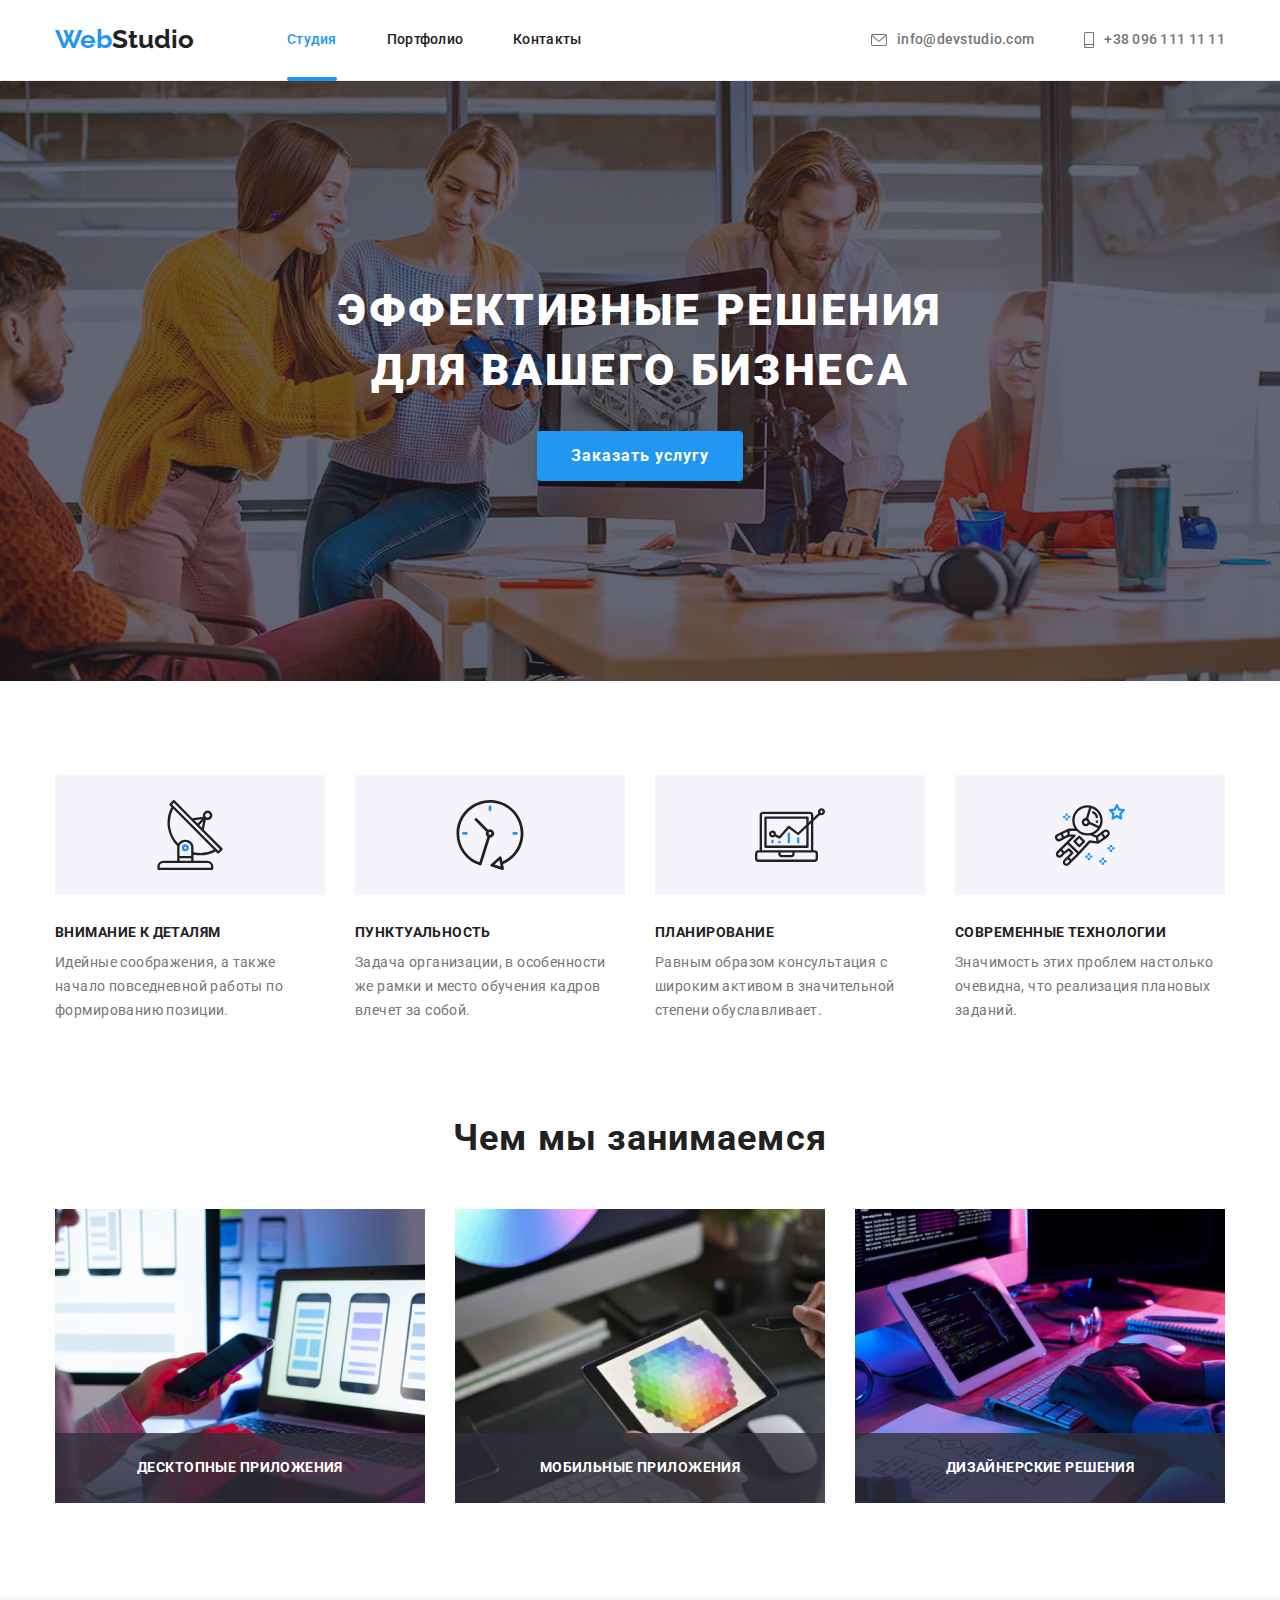
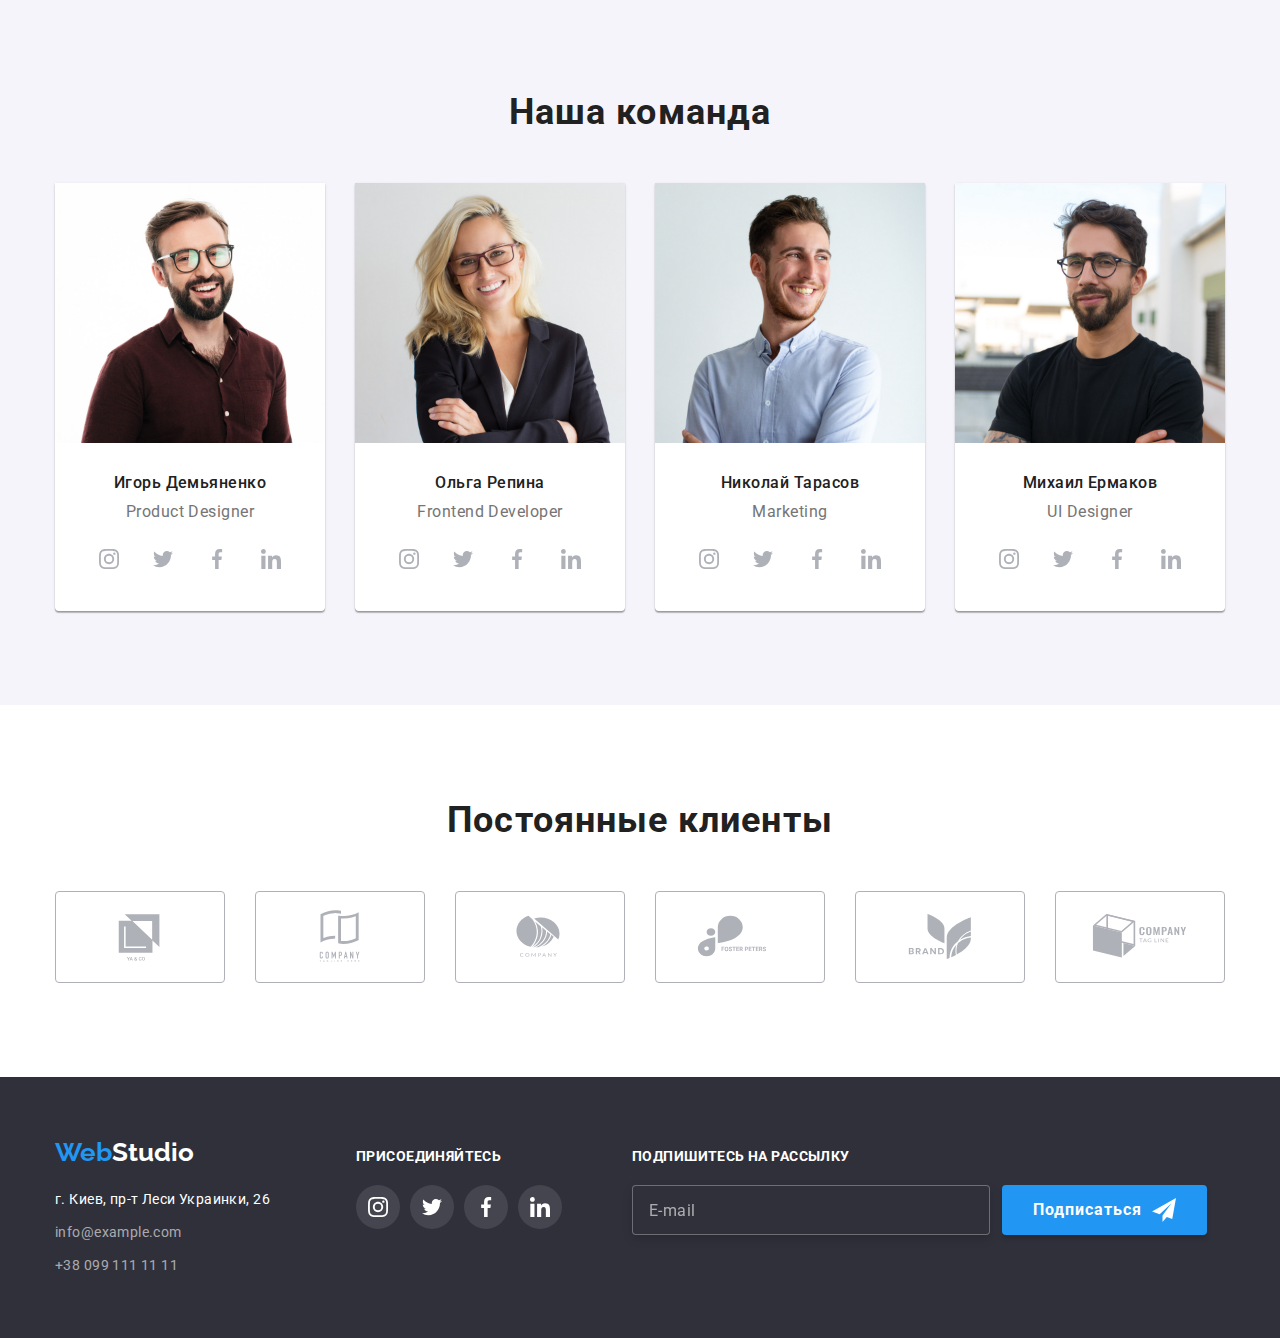
<file: index.html>
<!DOCTYPE html>
<html lang="ru">
  <head>
    <meta charset="UTF-8" />
    <meta http-equiv="X-UA-Compatible" content="IE=edge" />
    <meta name="description" content="Студия разработки" />
    <title>Студия</title>
    <link rel="preconnect" href="https://fonts.googleapis.com" />
    <link rel="preconnect" href="https://fonts.gstatic.com" crossorigin />
    <link
      href="https://fonts.googleapis.com/css2?family=Raleway:wght@700&family=Roboto:wght@400;500;700;900&display=swap"
      rel="stylesheet"
    />

    <link
      rel="stylesheet"
      href="https://cdnjs.cloudflare.com/ajax/libs/modern-normalize/1.0.0/modern-normalize.min.css"
    />

    <link rel="stylesheet" href="./css/main.min.css" />
  </head>
  <body>
    <header class="header">
      <div class="container header__section">
        <a class="logo header__logo" href=""
          >Web<span class="logo__dark">Studio</span></a
        >
        <nav class="nav">
          <ul class="nav__list">
            <li class="nav__item">
              <a class="nav__link nav__link--current" href="./index.html">Студия</a>
            </li>
            <li class="nav__item">
              <a class="nav__link" href="./portfolio.html">Портфолио</a>
            </li>
            <li class="nav__item"><a class="nav__link" href="">Контакты</a></li>
          </ul>
        </nav>
        <ul class="contacts">
          <li class="contacts__item">
            <a class="contacts__link" href="mailto:info@devstudio.com">
              <svg class="contacts__icon" width="16px" height="12px">
                <use href="./images/symbol-defs.svg#icon-envelope"></use>
              </svg>
              info@devstudio.com
            </a>
          </li>
          <li class="contacts__item">
            <a class="contacts__link" href="tel:+380961111111">
              <svg class="contacts__icon" width="10px" height="16px">
                <use href="./images/symbol-defs.svg#icon-smartphone"></use>
              </svg>
              +38 096 111 11 11
            </a>
          </li>
        </ul>
      </div>
    </header>

    <main>
      <!--Герой-->
      <section class="hero">
        <div class="container">
          <h1 class="hero__title">
            Эффективные решения для вашего бизнеса
          </h1>
          <button data-modal-open class="button hero__button" type="button">
            Заказать услугу
          </button>
        </div>
        <div data-modal class="backdrop is-hidden">
          <div class="modal">
            <button class="close-button" data-modal-close>
              <svg class="close-button__icon" width="18px" height="18px">
                <use href="./images/symbol-defs.svg#icon-close-button"></use>
              </svg>
            </button>
            <form class="request">
              <p class="request__text">
                Оставьте свои данные, мы вам перезвоним
              </p>
              <div class="request__field">
                <label class="request__label" for="name">Имя</label>
                <input
                  class="request__input"
                  type="text"
                  name="name"
                  id="name"
                />
                <svg class="request__icon" width="18px" height="18px">
                  <use href="./images/symbol-defs.svg#icon-person"></use>
                </svg>
              </div>
              <div class="request__field">
                <label class="request__label" for="telephone"
                  >Телефон</label
                >
                <input
                  class="request__input"
                  type="tel"
                  name="telephone"
                  id="telephone"
                />
                <svg class="request__icon" width="18px" height="18px">
                  <use href="./images/symbol-defs.svg#icon-phone"></use>
                </svg>
              </div>
              <div class="request__field">
                <label class="request__label" for="email">Почта</label>
                <input
                  class="request__input"
                  type="email"
                  name="email"
                  id="email"
                />
                <svg class="request__icon" width="18px" height="18px">
                  <use href="./images/symbol-defs.svg#icon-email"></use>
                </svg>
              </div>
              <div class="request__field">
                <label class="request__label" for="comment"
                  >Комментарий</label
                >
                <textarea
                  class="request__textarea"
                  name="comment"
                  placeholder="Введите текст"
                  id="comment"
                ></textarea>
              </div>
              <label class="policy">
                <input
                  class="policy__checkbox visually-hidden"
                  type="checkbox"
                />
                <svg class="policy__icon" width="16px" height="15px">
                  <use href="./images/symbol-defs.svg#icon-check"></use>
                </svg>
                Соглашаюсь с рассылкой и принимаю
                <a class="policy__link" href="">Условия договора</a>
              </label>
              <button class="button form__button" type="submit">
                Отправить
              </button>
            </form>
          </div>
        </div>
      </section>

      <!--Особенности-->
      <section class="features section">
        <div class="container">
          <!--Заголовок нужно сркыть-->
          <h2 class="secondary-title features__secondary-title visually-hidden">Особенности</h2>
          <ul class="features__list">
            <li class="features__item">
              <div class="features__thumb">
                <svg width="70px" height="70px">
                  <use href="./images/symbol-defs.svg#icon-antenna"></use>
                </svg>
              </div>
              <h3 class="subtitle features__subtitle">Внимание к деталям</h3>
              <p class="features__text">
                Идейные соображения, а также начало повседневной работы по
                формированию позиции.
              </p>
            </li>
            <li class="features__item">
              <div class="features__thumb">
                <svg width="70px" height="70px">
                  <use href="./images/symbol-defs.svg#icon-clock"></use>
                </svg>
              </div>
              <h3 class="subtitle features__subtitle">Пунктуальность</h3>
              <p class="features__text">
                Задача организации, в особенности же рамки и место обучения
                кадров влечет за собой.
              </p>
            </li>
            <li class="features__item">
              <div class="features__thumb">
                <svg width="70px" height="70px">
                  <use href="./images/symbol-defs.svg#icon-diagram"></use>
                </svg>
              </div>
              <h3 class="subtitle features__subtitle">Планирование</h3>
              <p class="features__text">
                Равным образом консультация с широким активом в значительной
                степени обуславливает.
              </p>
            </li>
            <li class="features__item">
              <div class="features__thumb">
                <svg width="70px" height="70px">
                  <use href="./images/symbol-defs.svg#icon-astronaut"></use>
                </svg>
              </div>
              <h3 class="subtitle features__subtitle">Современные технологии</h3>
              <p class="features__text">
                Значимость этих проблем настолько очевидна, что реализация
                плановых заданий.
              </p>
            </li>
          </ul>
        </div>
      </section>

      <!--Чем мы занимаемся-->
      <section class="section we-doing">
        <div class="container">
          <h2 class="secondary-title we-doing__secondary-title">Чем мы занимаемся</h2>
          <ul class="we-doing__list">
            <li class="we-doing__item">
              <a href="">
                <div class="we-doing__overlay">
                  <img
                    src="./images/we-doing-1.jpg"
                    alt="Человек набирает на клавиатуре"
                    width="370"
                    height="294"
                  />
                  <div class="we-doing__text"><p class="subtitle">Десктопные приложения</p></div>
                </div>
              </a>
            </li>
            <li class="we-doing__item">
              <a href="">
                <div class="we-doing__overlay">
                  <img
                    src="./images/we-doing-2.jpg"
                    alt="Человек держит в руках телефон"
                    width="370"
                    height="294"
                  />
                  <div class="we-doing__text"><p class="subtitle">Мобильные приложения</p></div>
                </div>
              </a>
            </li>
            <li class="we-doing__item">
              <a href="">
                <div class="we-doing__overlay">
                  <img
                    src="./images/we-doing-3.jpg"
                    alt="Человек держит в руках планшет"
                    width="370"
                    height="294"
                  />
                  <div class="we-doing__text"><p class="subtitle">Дизайнерские решения</p></div>
                </div>
              </a>
            </li>
          </ul>
        </div>
      </section>

      <!--Наша команда-->
      <section class="command section">
        <div class="container">
          <h2 class="secondary-title command__secondary-title">Наша команда</h2>
          <ul class="command__list">
            <li class="command__item">
              <img
                src="./images/our-command-1.jpg"
                alt="Мужчина с бородой и в очках"
                width="270"
                height="260"
              />
              <div class="command__thumb">
                <h3 class="third-title command__third-title">Игорь Демьяненко</h3>
                <p class="command__text" lang="en">Product Designer</p>
                <ul class="command__social">
                  <li>
                    <a class="command__link" href="" aria-label="Инстаграм">
                      <svg class="command__icon" width="20px" height="20px">
                        <use
                          href="./images/symbol-defs.svg#icon-instagram"
                        ></use>
                      </svg>
                    </a>
                  </li>
                  <li>
                    <a class="command__link" href="" aria-label="Твиттер">
                      <svg class="command__icon" width="20px" height="20px">
                        <use href="./images/symbol-defs.svg#icon-twitter"></use>
                      </svg>
                    </a>
                  </li>
                  <li>
                    <a class="command__link" href="" aria-label="Фейсбук">
                      <svg class="command__icon" width="20px" height="20px">
                        <use
                          href="./images/symbol-defs.svg#icon-facebook"
                        ></use>
                      </svg>
                    </a>
                  </li>
                  <li>
                    <a class="command__link" href="" aria-label="Линкедин">
                      <svg class="command__icon" width="20px" height="20px">
                        <use
                          href="./images/symbol-defs.svg#icon-linkedin"
                        ></use>
                      </svg>
                    </a>
                  </li>
                </ul>
              </div>
            </li>
            <li class="command__item">
              <img
                src="./images/our-command-2.jpg"
                alt="Белокурая женщина в очках"
                width="270"
                height="260"
              />
              <div class="command__thumb">
                <h3 class="third-title command__third-title">Ольга Репина</h3>
                <p class="command__text" lang="en">Frontend Developer</p>
                <ul class="command__social">
                  <li>
                    <a class="command__link" href="" aria-label="Инстаграм">
                      <svg class="command__icon" width="20px" height="20px">
                        <use
                          href="./images/symbol-defs.svg#icon-instagram"
                        ></use>
                      </svg>
                    </a>
                  </li>
                  <li>
                    <a class="command__link" href="" aria-label="Твиттер">
                      <svg class="command__icon" width="20px" height="20px">
                        <use href="./images/symbol-defs.svg#icon-twitter"></use>
                      </svg>
                    </a>
                  </li>
                  <li>
                    <a class="command__link" href="" aria-label="Фейсбук">
                      <svg class="command__icon" width="20px" height="20px">
                        <use
                          href="./images/symbol-defs.svg#icon-facebook"
                        ></use>
                      </svg>
                    </a>
                  </li>
                  <li>
                    <a class="command__link" href="" aria-label="Линкедин">
                      <svg class="command__icon" width="20px" height="20px">
                        <use
                          href="./images/symbol-defs.svg#icon-linkedin"
                        ></use>
                      </svg>
                    </a>
                  </li>
                </ul>
              </div>
            </li>
            <li class="command__item">
              <img
                src="./images/our-command-3.jpg"
                alt="Улыбающийся мужчина в голубой рубашке"
                width="270"
                height="260"
              />
              <div class="command__thumb">
                <h3 class="third-title command__third-title">Николай Тарасов</h3>
                <p class="command__text" lang="en">Marketing</p>
                <ul class="command__social">
                  <li>
                    <a class="command__link" href="" aria-label="Инстаграм">
                      <svg class="command__icon" width="20px" height="20px">
                        <use
                          href="./images/symbol-defs.svg#icon-instagram"
                        ></use>
                      </svg>
                    </a>
                  </li>
                  <li>
                    <a class="command__link" href="" aria-label="Твиттер">
                      <svg class="command__icon" width="20px" height="20px">
                        <use href="./images/symbol-defs.svg#icon-twitter"></use>
                      </svg>
                    </a>
                  </li>
                  <li>
                    <a class="command__link" href="" aria-label="Фейсбук">
                      <svg class="command__icon" width="20px" height="20px">
                        <use
                          href="./images/symbol-defs.svg#icon-facebook"
                        ></use>
                      </svg>
                    </a>
                  </li>
                  <li>
                    <a class="command__link" href="" aria-label="Линкедин">
                      <svg class="command__icon" width="20px" height="20px">
                        <use
                          href="./images/symbol-defs.svg#icon-linkedin"
                        ></use>
                      </svg>
                    </a>
                  </li>
                </ul>
              </div>
            </li>
            <li class="command__item">
              <img
                src="./images/our-command-4.jpg"
                alt="Мужчина в очках и черной футболке"
                width="270"
                height="260"
              />
              <div class="command__thumb">
                <h3 class="third-title command__third-title">Михаил Ермаков</h3>
                <p class="command__text" lang="en">UI Designer</p>
                <ul class="command__social">
                  <li>
                    <a class="command__link" href="" aria-label="Инстаграм">
                      <svg class="command__icon" width="20px" height="20px">
                        <use
                          href="./images/symbol-defs.svg#icon-instagram"
                        ></use>
                      </svg>
                    </a>
                  </li>
                  <li>
                    <a class="command__link" href="" aria-label="Твиттер">
                      <svg class="command__icon" width="20px" height="20px">
                        <use href="./images/symbol-defs.svg#icon-twitter"></use>
                      </svg>
                    </a>
                  </li>
                  <li>
                    <a class="command__link" href="" aria-label="Фейсбук">
                      <svg class="command__icon" width="20px" height="20px">
                        <use
                          href="./images/symbol-defs.svg#icon-facebook"
                        ></use>
                      </svg>
                    </a>
                  </li>
                  <li>
                    <a class="command__link" href="" aria-label="Линкедин">
                      <svg class="command__icon" width="20px" height="20px">
                        <use
                          href="./images/symbol-defs.svg#icon-linkedin"
                        ></use>
                      </svg>
                    </a>
                  </li>
                </ul>
              </div>
            </li>
          </ul>
        </div>
      </section>

      <!-- Постоянные клиенты -->
      <section class="clients section">
        <div class="container">
          <h2 class="secondary-title clients__secondary-title">Постоянные клиенты</h2>
          <ul class="clients__list">
            <li class="clients__item">
              <a class="clients__link" href="">
                <div class="clients__thumb">
                  <svg class="clients__icon" width="106px" height="60px">
                    <use href="./images/symbol-defs.svg#icon-client1"></use>
                  </svg>
                </div>
              </a>
            </li>
            <li class="clients__item">
              <a class="clients__link" href="">
                <div class="clients__thumb">
                  <svg class="clients__icon" width="106px" height="60px">
                    <use href="./images/symbol-defs.svg#icon-client2"></use>
                  </svg>
                </div>
              </a>
            </li>
            <li class="clients__item">
              <a class="clients__link" href="">
                <div class="clients__thumb">
                  <svg class="clients__icon" width="106px" height="60px">
                    <use href="./images/symbol-defs.svg#icon-client3"></use>
                  </svg>
                </div>
              </a>
            </li>
            <li class="clients__item">
              <a class="clients__link" href="">
                <div class="clients__thumb">
                  <svg class="clients__icon" width="106px" height="60px">
                    <use href="./images/symbol-defs.svg#icon-client4"></use>
                  </svg>
                </div>
              </a>
            </li>
            <li class="clients__item">
              <a class="clients__link" href="">
                <div class="clients__thumb">
                  <svg class="clients__icon" width="106px" height="60px">
                    <use href="./images/symbol-defs.svg#icon-client5"></use>
                  </svg>
                </div>
              </a>
            </li>
            <li class="clients__item">
              <a class="clients__link" href="">
                <div class="clients__thumb">
                  <svg class="clients__icon" width="106px" height="60px">
                    <use href="./images/symbol-defs.svg#icon-client6"></use>
                  </svg>
                </div>
              </a>
            </li>
          </ul>
        </div>
      </section>
    </main>

    <footer class="footer">
      <div class="container">
        <div class="footer__flex">
          <div class="footer__item">
            <a class="logo footer__logo" href=""
              >Web<span class="logo__light">Studio</span></a
            >
            <address class="address">
              <ul>
                <li class="address__item">
                  <a
                    class="address__link address__link--location"
                    href="https://cutt.ly/TSW9tZU"
                    target="_blank"
                    rel="noreferrer noopener"
                    >г. Киев, пр-т Леси Украинки, 26</a
                  >
                </li>
                <li class="address__item">
                  <a class="address__link" href="mailto:info@example.com"
                    >info@example.com</a
                  >
                </li>
                <li class="address__item">
                  <a class="address__link" href="tel:+380991111111"
                    >+38 099 111 11 11</a
                  >
                </li>
              </ul>
            </address>
          </div>
          <div class="footer__item">
            <div class="join">
              <p class="subtitle join_subtitle">присоединяйтесь</p>
            <ul class="join__list">
              <li class="join__social">
                <a class="join__link" href="" aria-label="Инстаграм">
                  <svg class="join__icon" width="20px" height="20px">
                    <use href="./images/symbol-defs.svg#icon-instagram"></use>
                  </svg>
                </a>
              </li>
              <li class="join__social">
                <a class="join__link" href="" aria-label="Твиттер">
                  <svg class="join__icon" width="20px" height="20px">
                    <use href="./images/symbol-defs.svg#icon-twitter"></use>
                  </svg>
                </a>
              </li>
              <li class="join__social">
                <a class="join__link" href="" aria-label="Фейсбук">
                  <svg class="join__icon" width="20px" height="20px">
                    <use href="./images/symbol-defs.svg#icon-facebook"></use>
                  </svg>
                </a>
              </li>
              <li class="join__social">
                <a class="join__link" href="" aria-label="Линкедин">
                  <svg class="join__icon" width="20px" height="20px">
                    <use href="./images/symbol-defs.svg#icon-linkedin"></use>
                  </svg>
                </a>
              </li>
            </ul>
            </div>
          </div>
          <div class="footer__item">
            <div class="subscription">
              <p class="subtitle subscription_subtitle">Подпишитесь на рассылку</p>
            <form class="subscription__form">
              <label>
                <input
                  class="subscription__input"
                  type="email"
                  name="email"
                  placeholder="E-mail"
                />
              </label>
              <button class="button subscription__button" type="submit">
                <span class="button__text">Подписаться</span>
                <svg width="24px" height="24px">
                  <use href="./images/symbol-defs.svg#icon-send"></use>
                </svg>
              </button>
            </form>
            </div>
          </div>
        </div>
      </div>
    </footer>
    <script src="./js/modal.js"></script>
  </body>
</html>
</file>
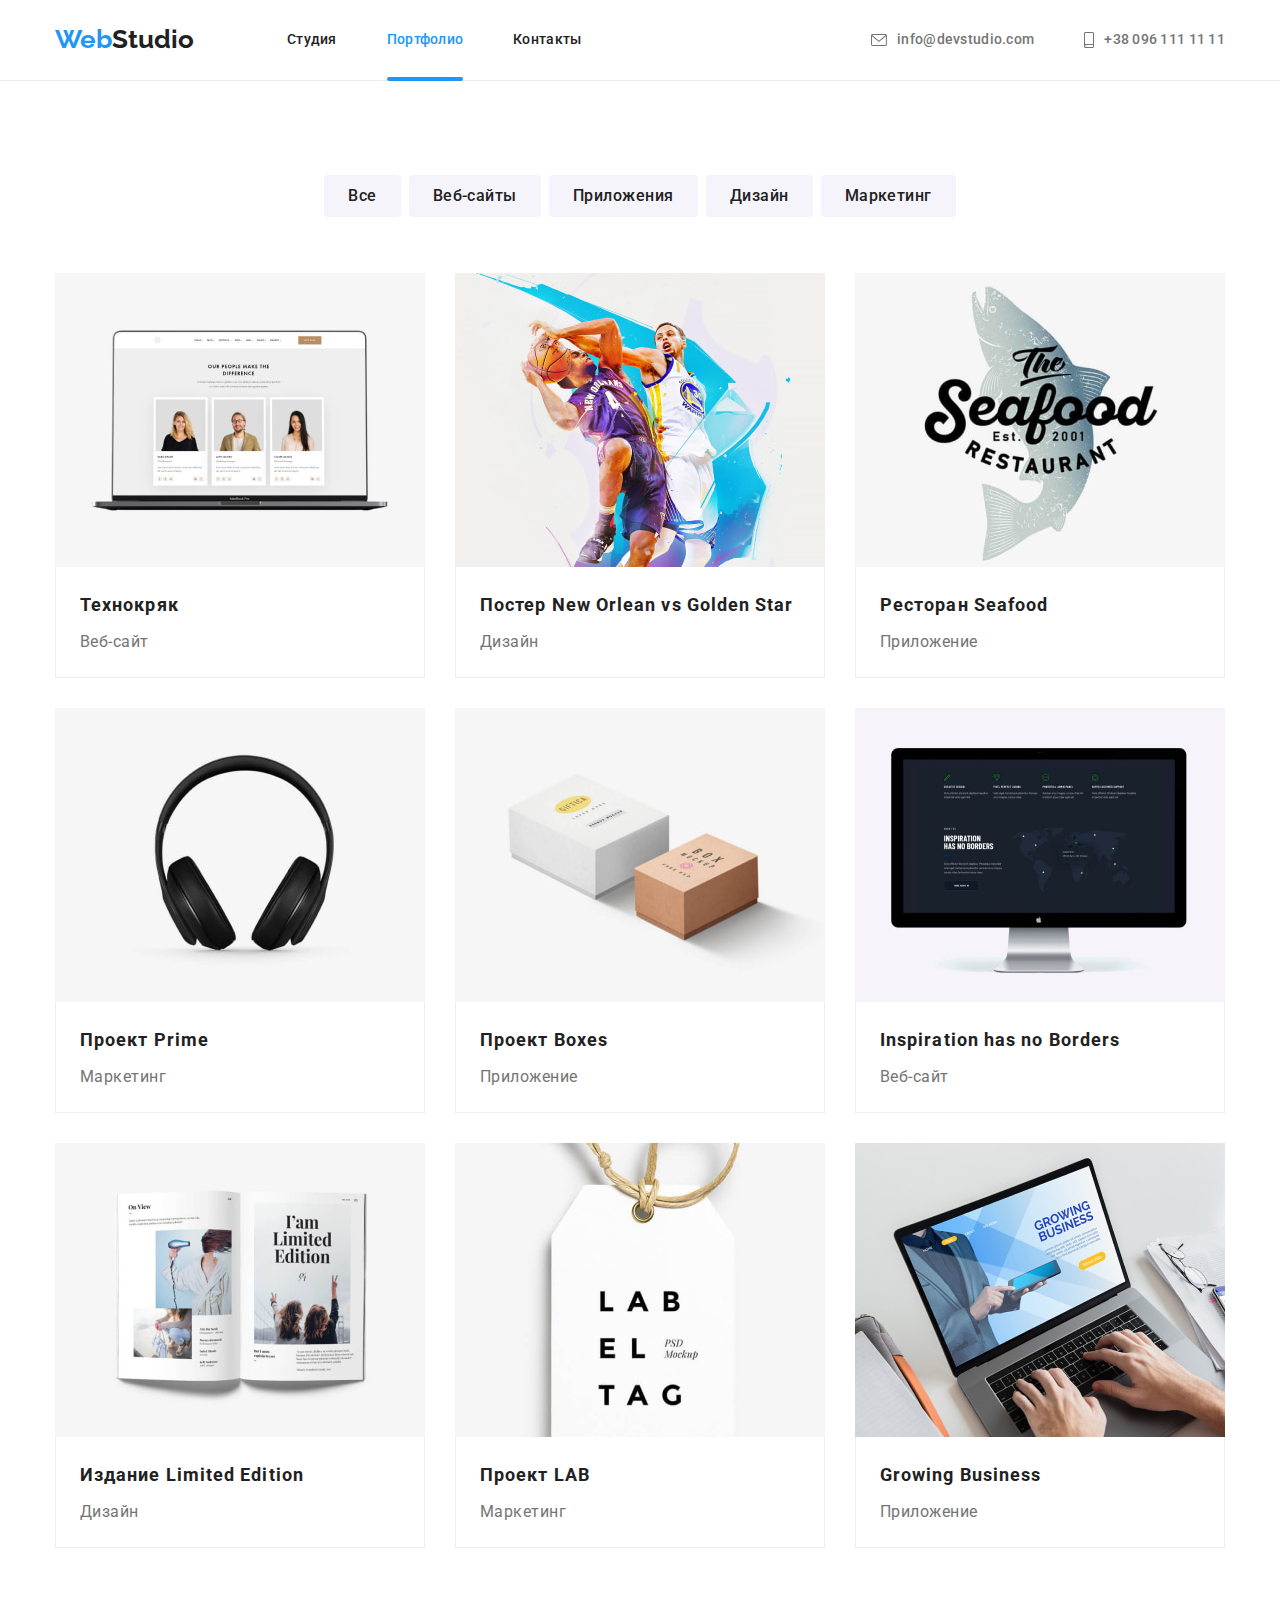
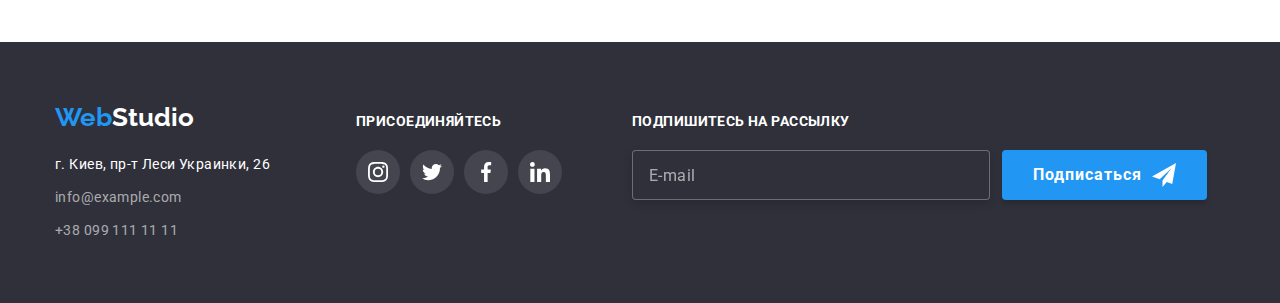
<file: portfolio.html>
<!DOCTYPE html>
<html lang="ru">
  <head>
    <meta charset="UTF-8" />
    <meta http-equiv="X-UA-Compatible" content="IE=edge" />
    <meta name="description" content="Портфолио студии разработки" />
    <title>Портфолио</title>
    <link rel="preconnect" href="https://fonts.googleapis.com" />
    <link rel="preconnect" href="https://fonts.gstatic.com" crossorigin />
    <link
      href="https://fonts.googleapis.com/css2?family=Raleway:wght@700&family=Roboto:wght@400;500;700;900&display=swap"
      rel="stylesheet"
    />

    <link
      rel="stylesheet"
      href="https://cdnjs.cloudflare.com/ajax/libs/modern-normalize/1.0.0/modern-normalize.min.css"
    />

    <link rel="stylesheet" href="./css/main.min.css" />
  </head>

  <body>
    <header class="header">
      <div class="container header__section">
        <a class="logo header__logo" href=""
          >Web<span class="logo__dark">Studio</span></a
        >
        <nav class="nav">
          <ul class="nav__list">
            <li class="nav__item">
              <a class="nav__link" href="./index.html">Студия</a>
            </li>
            <li class="nav__item">
              <a class="nav__link nav__link--current" href="./portfolio.html">Портфолио</a>
            </li>
            <li class="nav__item"><a class="nav__link" href="">Контакты</a></li>
          </ul>
        </nav>
        <ul class="contacts">
          <li class="contacts__item">
            <a class="contacts__link" href="mailto:info@devstudio.com">
              <svg class="contacts__icon" width="16px" height="12px">
                <use href="./images/symbol-defs.svg#icon-envelope"></use>
              </svg>
              info@devstudio.com
            </a>
          </li>
          <li class="contacts__item">
            <a class="contacts__link" href="tel:+380961111111">
              <svg class="contacts__icon" width="10px" height="16px">
                <use href="./images/symbol-defs.svg#icon-smartphone"></use>
              </svg>
              +38 096 111 11 11
            </a>
          </li>
        </ul>
      </div>
    </header>

    <main>
      <!--Наши проекты-->
      <section class="section">
        <div class="container">
          <h1 class="visually-hidden">Наши проекты</h1>
          <ul class="switches switches__indent">
            <li class="switches__item">
              <button class="filter" type="button">Все</button>
            </li>
            <li class="switches__item">
              <button class="filter" type="button">Веб-сайты</button>
            </li>
            <li class="switches__item">
              <button class="filter" type="button">Приложения</button>
            </li>
            <li class="switches__item">
              <button class="filter" type="button">Дизайн</button>
            </li>
            <li class="switches__item">
              <button class="filter" type="button">Маркетинг</button>
            </li>
          </ul>
          <!--Список работ-->
          <ul class="projects">
            <li class="card projects__card">
              <a class="card__link" href="">
                <div class="card__thumb">
                  <img
                    src="./images/our-work-1.jpg"
                    alt="Фото людей"
                    width="370"
                    height="294"
                  />
                  <div class="card__overlay">
                    <p class="card__text">
                      Ресурс предлагает комплексные предложения с разным уровнем
                      функционала и сервисов. Все это позволит посетителю
                      получить исчерпывающие сведения о компании или частном
                      лице.
                    </p>
                  </div>
                </div>
                <div class="card__footer">
                  <h2 class="card__title">Технокряк</h2>
                  <p class="card__species">Веб-сайт</p>
                </div>
              </a>
            </li>
            <li class="card projects__card">
              <a class="card__link" href="">
                <div class="card__thumb">
                  <img
                    src="./images/our-work-2.jpg"
                    alt="Мужчины играют в баскетбол"
                    width="370"
                    height="294"
                  />
                  <div class="card__overlay">
                    <p class="card__text">
                      Ресурс предлагает комплексные предложения с разным уровнем
                      функционала и сервисов. Все это позволит посетителю
                      получить исчерпывающие сведения о компании или частном
                      лице.
                    </p>
                  </div>
                </div>
                <div class="card__footer">
                  <h2 class="card__title">Постер New Orlean vs Golden Star</h2>
                  <p class="card__species">Дизайн</p>
                </div>
              </a>
            </li>
            <li class="card projects__card">
              <a class="card__link" href="">
                <div class="card__thumb">
                  <img
                    src="./images/our-work-3.jpg"
                    alt="Рыба"
                    width="370"
                    height="294"
                  />
                  <div class="card__overlay">
                    <p class="card__text">
                      Ресурс предлагает комплексные предложения с разным уровнем
                      функционала и сервисов. Все это позволит посетителю
                      получить исчерпывающие сведения о компании или частном
                      лице.
                    </p>
                  </div>
                </div>
                <div class="card__footer">
                  <h2 class="card__title">Ресторан Seafood</h2>
                  <p class="card__species">Приложение</p>
                </div>
              </a>
            </li>
            <li class="card projects__card">
              <a class="card__link" href="">
                <div class="card__thumb">
                  <img
                    src="./images/our-work-4.jpg"
                    alt="Наушники"
                    width="370"
                    height="294"
                  />
                  <div class="card__overlay">
                    <p class="card__text">
                      Ресурс предлагает комплексные предложения с разным уровнем
                      функционала и сервисов. Все это позволит посетителю
                      получить исчерпывающие сведения о компании или частном
                      лице.
                    </p>
                  </div>
                </div>
                <div class="card__footer">
                  <h2 class="card__title">Проект Prime</h2>
                  <p class="card__species">Маркетинг</p>
                </div>
              </a>
            </li>
            <li class="card projects__card">
              <a class="card__link" href="">
                <div class="card__thumb">
                  <img
                    src="./images/our-work-5.jpg"
                    alt="Две коробки"
                    width="370"
                    height="294"
                  />
                  <div class="card__overlay">
                    <p class="card__text">
                      Ресурс предлагает комплексные предложения с разным уровнем
                      функционала и сервисов. Все это позволит посетителю
                      получить исчерпывающие сведения о компании или частном
                      лице.
                    </p>
                  </div>
                </div>
                <div class="card__footer">
                  <h2 class="card__title">Проект Boxes</h2>
                  <p class="card__species">Приложение</p>
                </div>
              </a>
            </li>
            <li class="card projects__card">
              <a class="card__link" href="">
                <div class="card__thumb">
                  <img
                    src="./images/our-work-6.jpg"
                    alt="Монитор"
                    width="370"
                    height="294"
                  />
                  <div class="card__overlay">
                    <p class="card__text">
                      Ресурс предлагает комплексные предложения с разным уровнем
                      функционала и сервисов. Все это позволит посетителю
                      получить исчерпывающие сведения о компании или частном
                      лице.
                    </p>
                  </div>
                </div>
                <div class="card__footer">
                  <h2 class="card__title">Inspiration has no Borders</h2>
                  <p class="card__species">Веб-сайт</p>
                </div>
              </a>
            </li>
            <li class="card projects__card">
              <a class="card__link" href="">
                <div class="card__thumb">
                  <img
                    src="./images/our-work-7.jpg"
                    alt="Книга"
                    width="370"
                    height="294"
                  />
                  <div class="card__overlay">
                    <p class="card__text">
                      Ресурс предлагает комплексные предложения с разным уровнем
                      функционала и сервисов. Все это позволит посетителю
                      получить исчерпывающие сведения о компании или частном
                      лице.
                    </p>
                  </div>
                </div>
                <div class="card__footer">
                  <h2 class="card__title">Издание Limited Edition</h2>
                  <p class="card__species">Дизайн</p>
                </div>
              </a>
            </li>
            <li class="card projects__card">
              <a class="card__link" href="">
                <div class="card__thumb">
                  <img
                    src="./images/our-work-8.jpg"
                    alt="Бирка"
                    width="370"
                    height="294"
                  />
                  <div class="card__overlay">
                    <p class="card__text">
                      Ресурс предлагает комплексные предложения с разным уровнем
                      функционала и сервисов. Все это позволит посетителю
                      получить исчерпывающие сведения о компании или частном
                      лице.
                    </p>
                  </div>
                </div>
                <div class="card__footer">
                  <h2 class="card__title">Проект LAB</h2>
                  <p class="card__species">Маркетинг</p>
                </div>
              </a>
            </li>
            <li class="card projects__card">
              <a class="card__link" href="">
                <div class="card__thumb">
                  <img
                    src="./images/our-work-9.jpg"
                    alt="Ноутбук"
                    width="370"
                    height="294"
                  />
                  <div class="card__overlay">
                    <p class="card__text">
                      Ресурс предлагает комплексные предложения с разным уровнем
                      функционала и сервисов. Все это позволит посетителю
                      получить исчерпывающие сведения о компании или частном
                      лице.
                    </p>
                  </div>
                </div>
                <div class="card__footer">
                  <h2 class="card__title">Growing Business</h2>
                  <p class="card__species">Приложение</p>
                </div>
              </a>
            </li>
          </ul>
        </div>
      </section>
    </main>

    <footer class="footer">
      <div class="container">
        <div class="footer__flex">
          <div class="footer__item">
            <a class="logo footer__logo" href=""
              >Web<span class="logo__light">Studio</span></a
            >
            <address class="address">
              <ul>
                <li class="address__item">
                  <a
                    class="address__link address__link--location"
                    href="https://cutt.ly/TSW9tZU"
                    target="_blank"
                    rel="noreferrer noopener"
                    >г. Киев, пр-т Леси Украинки, 26</a
                  >
                </li>
                <li class="address__item">
                  <a class="address__link" href="mailto:info@example.com"
                    >info@example.com</a
                  >
                </li>
                <li class="address__item">
                  <a class="address__link" href="tel:+380991111111"
                    >+38 099 111 11 11</a
                  >
                </li>
              </ul>
            </address>
          </div>
          <div class="footer__item">
            <div class="join">
              <p class="subtitle join_subtitle">присоединяйтесь</p>
            <ul class="join__list">
              <li class="join__social">
                <a class="join__link" href="" aria-label="Инстаграм">
                  <svg class="join__icon" width="20px" height="20px">
                    <use href="./images/symbol-defs.svg#icon-instagram"></use>
                  </svg>
                </a>
              </li>
              <li class="join__social">
                <a class="join__link" href="" aria-label="Твиттер">
                  <svg class="join__icon" width="20px" height="20px">
                    <use href="./images/symbol-defs.svg#icon-twitter"></use>
                  </svg>
                </a>
              </li>
              <li class="join__social">
                <a class="join__link" href="" aria-label="Фейсбук">
                  <svg class="join__icon" width="20px" height="20px">
                    <use href="./images/symbol-defs.svg#icon-facebook"></use>
                  </svg>
                </a>
              </li>
              <li class="join__social">
                <a class="join__link" href="" aria-label="Линкедин">
                  <svg class="join__icon" width="20px" height="20px">
                    <use href="./images/symbol-defs.svg#icon-linkedin"></use>
                  </svg>
                </a>
              </li>
            </ul>
            </div>
          </div>
          <div class="footer__item">
            <div class="subscription">
              <p class="subtitle subscription_subtitle">Подпишитесь на рассылку</p>
            <form class="subscription__form">
              <label>
                <input
                  class="subscription__input"
                  type="email"
                  name="email"
                  placeholder="E-mail"
                />
              </label>
              <button class="button subscription__button" type="submit">
                <span class="button__text">Подписаться</span>
                <svg width="24px" height="24px">
                  <use href="./images/symbol-defs.svg#icon-send"></use>
                </svg>
              </button>
            </form>
            </div>
          </div>
        </div>
      </div>
    </footer>
  </body>
</html>
</file>
<file: css/main.min.css>
:root{--primary-text-color: #757575;--secondary-text-color: #212121;--third-text-color: #ffffff;--footer-text-color: rgba(255, 255, 255, 0.6);--accent-color: #2196f3;--icon-color: #afb1b8;--primary-bg-color: #ffffff;--secondary-bg-color: #f5f4fa;--third-bg-color: #2f303a;--button-hover-bg-color: #188ce8}body{background-color:var(--primary-bg-color);font-family:roboto, sans-serif}ul,ol{list-style:none;margin:0;padding:0}h1,h2,h3,h4,h5,h6,p{margin:0;padding:0}img{display:block;max-width:100%;height:auto}a{text-decoration:none}.close-button,.card__overlay,.features__thumb,.command__link,.clients__thumb,.join__link,.subscription__button{display:-webkit-box;display:-ms-flexbox;display:flex;-webkit-box-pack:center;-ms-flex-pack:center;justify-content:center;-webkit-box-align:center;-ms-flex-align:center;align-items:center}.container{margin:0 auto;padding:0 15px;width:1200px}.section{padding:94px 0}.visually-hidden{position:absolute;width:1px;height:1px;margin:-1px;border:0;padding:0;white-space:nowrap;-webkit-clip-path:inset(100%);clip-path:inset(100%);clip:rect(0 0 0 0);overflow:hidden}.secondary-title{color:var(--secondary-text-color);font-weight:700;font-size:36px;line-height:1.17;letter-spacing:0.03em;margin-bottom:50px;text-align:center}.third-title{color:var(--secondary-text-color);font-weight:500;font-size:16px;line-height:1.19;letter-spacing:0.03em;text-align:center}.subtitle{color:var(--third-text-color);font-size:14px;font-weight:700;line-height:1.14;letter-spacing:0.03em;text-transform:uppercase}.button{cursor:pointer;font-family:roboto, sans-serif;min-width:200px;min-height:50px;color:var(--third-text-color);background:var(--accent-color);-webkit-box-shadow:0px 4px 4px rgba(0,0,0,0.15);box-shadow:0px 4px 4px rgba(0,0,0,0.15);border-radius:4px;border-color:transparent;font-weight:700;font-size:16px;line-height:1.88px;letter-spacing:0.06em}.close-button{position:absolute;cursor:pointer;font-family:roboto, sans-serif;top:8px;right:8px;width:30px;height:30px;border-radius:50%;border:1px solid rgba(0,0,0,0.1);background-color:var(--primary-bg-color)}.close-button:hover,.close-button:focus .close-button__icon{fill:var(--accent-color)}.close-button__icon{-webkit-transition:fill 250ms cubic-bezier(0.4, 0, 0.2, 1);transition:fill 250ms cubic-bezier(0.4, 0, 0.2, 1)}.filter{cursor:pointer;font-family:roboto, sans-serif;color:var(--secondary-text-color);background-color:var(--secondary-bg-color);border-radius:4px;border-color:transparent;font-weight:500;font-size:16px;line-height:1.63;letter-spacing:0.03em;padding:6px 22px;-webkit-transition:color 250ms cubic-bezier(0.4, 0, 0.2, 1),background-color 250ms cubic-bezier(0.4, 0, 0.2, 1);transition:color 250ms cubic-bezier(0.4, 0, 0.2, 1),background-color 250ms cubic-bezier(0.4, 0, 0.2, 1)}.filter:hover,.filter:focus{color:var(--third-text-color);background-color:var(--accent-color);-webkit-box-shadow:0px 3px 1px rgba(0,0,0,0.1),0px 1px 2px rgba(0,0,0,0.08),0px 2px 2px rgba(0,0,0,0.12);box-shadow:0px 3px 1px rgba(0,0,0,0.1),0px 1px 2px rgba(0,0,0,0.08),0px 2px 2px rgba(0,0,0,0.12)}.logo{display:block;color:var(--accent-color);font-family:raleway, sans-serif;font-weight:700;font-size:26px;line-height:1.19}.backdrop{position:fixed;top:0;left:0;z-index:1;width:100%;height:100%;background-color:rgba(0,0,0,0.2);opacity:1;-webkit-transition:opacity 250ms cubic-bezier(0.4, 0, 0.2, 1);transition:opacity 250ms cubic-bezier(0.4, 0, 0.2, 1)}.backdrop.is-hidden{opacity:0;pointer-events:none}.backdrop.is-hidden .modal{-webkit-transform:translate(-50%, -50%) scale(0.9);transform:translate(-50%, -50%) scale(0.9)}.modal{position:absolute;top:50%;left:50%;-webkit-transform:translate(-50%, -50%) scale(1);transform:translate(-50%, -50%) scale(1);width:528px;height:581px;background-color:var(--primary-bg-color);-webkit-box-shadow:0px 1px 3px rgba(0,0,0,0.12),0px 1px 1px rgba(0,0,0,0.14),0px 2px 1px rgba(0,0,0,0.2);box-shadow:0px 1px 3px rgba(0,0,0,0.12),0px 1px 1px rgba(0,0,0,0.14),0px 2px 1px rgba(0,0,0,0.2);border-radius:4px;-webkit-transition:-webkit-transform 250ms cubic-bezier(0.4, 0, 0.2, 1);transition:-webkit-transform 250ms cubic-bezier(0.4, 0, 0.2, 1);transition:transform 250ms cubic-bezier(0.4, 0, 0.2, 1);transition:transform 250ms cubic-bezier(0.4, 0, 0.2, 1), -webkit-transform 250ms cubic-bezier(0.4, 0, 0.2, 1)}.request{width:100%;height:100%;padding:40px}.request__text{margin-bottom:12px;font-weight:700;font-size:20px;line-height:1.15;text-align:center;letter-spacing:0.03em;color:var(--secondary-text-color)}.request__field{position:relative}.request__field:focus-within .request__input{border:1px solid var(--accent-color);outline:none}.request__field:focus-within .request__textarea{border:1px solid var(--accent-color);outline:none}.request__field:focus-within .request__icon{fill:var(--accent-color)}.request__icon{position:absolute;top:50%;left:12px;-webkit-transition:fill 250ms cubic-bezier(0.4, 0, 0.2, 1);transition:fill 250ms cubic-bezier(0.4, 0, 0.2, 1)}.request__label{display:block;width:100%;margin:0 0 4px 0;text-align:left;font-size:12px;line-height:1.17;letter-spacing:0.01em;color:var(--primary-text-color)}.request__input{display:block;width:100%;padding:12px 16px 12px 42px;margin:0 0 10px 0;height:40px;border:1px solid rgba(33,33,33,0.2);border-radius:4px;font-size:14px;line-height:1.14;letter-spacing:0.01em;color:var(--secondary-text-color);-webkit-transition:border-color 250ms cubic-bezier(0.4, 0, 0.2, 1);transition:border-color 250ms cubic-bezier(0.4, 0, 0.2, 1)}.request__textarea{padding:12px;margin-bottom:20px;width:100%;height:120px;resize:none;border:1px solid rgba(33,33,33,0.2);border-radius:4px;-webkit-transition:border-color 250ms cubic-bezier(0.4, 0, 0.2, 1);transition:border-color 250ms cubic-bezier(0.4, 0, 0.2, 1);font-size:14px;line-height:1.14;letter-spacing:0.01em;color:var(--secondary-text-color)}.request__textarea::-webkit-input-placeholder{font-size:14px;line-height:1.14;letter-spacing:0.01em;color:rgba(117,117,117,0.5)}.request__textarea:-ms-input-placeholder{font-size:14px;line-height:1.14;letter-spacing:0.01em;color:rgba(117,117,117,0.5)}.request__textarea::-ms-input-placeholder{font-size:14px;line-height:1.14;letter-spacing:0.01em;color:rgba(117,117,117,0.5)}.request__textarea::placeholder{font-size:14px;line-height:1.14;letter-spacing:0.01em;color:rgba(117,117,117,0.5)}.policy{position:relative;display:-webkit-box;display:-ms-flexbox;display:flex;-webkit-box-pack:space-evenly;-ms-flex-pack:space-evenly;justify-content:space-evenly;-webkit-box-align:center;-ms-flex-align:center;align-items:center;margin-bottom:30px;font-size:14px;line-height:1.71;letter-spacing:0.03em;color:var(--primary-text-color)}.policy__link{color:var(--accent-color)}.policy__checkbox{display:inline-block;width:16px;height:15px;border:2px solid var(--secondary-text-color);border-radius:2px}.policy__icon{border:2px solid var(--secondary-text-color);border-radius:2px;-webkit-transition:background-color 250ms cubic-bezier(0.4, 0, 0.2, 1),border 250ms cubic-bezier(0.4, 0, 0.2, 1);transition:background-color 250ms cubic-bezier(0.4, 0, 0.2, 1),border 250ms cubic-bezier(0.4, 0, 0.2, 1)}.policy__checkbox:checked+.policy__icon{background-color:var(--accent-color);border:none}.form__button:hover,.form__button:focus{background-color:var(--button-hover-bg-color)}.card{background-color:var(--primary-bg-color)}.card__link{display:block;-webkit-transition:-webkit-box-shadow 250ms cubic-bezier(0.4, 0, 0.2, 1);transition:-webkit-box-shadow 250ms cubic-bezier(0.4, 0, 0.2, 1);transition:box-shadow 250ms cubic-bezier(0.4, 0, 0.2, 1);transition:box-shadow 250ms cubic-bezier(0.4, 0, 0.2, 1), -webkit-box-shadow 250ms cubic-bezier(0.4, 0, 0.2, 1)}.card__link:hover,.card__link:focus{-webkit-box-shadow:0px 1px 1px rgba(0,0,0,0.12),0px 4px 4px rgba(0,0,0,0.06),1px 4px 6px rgba(0,0,0,0.16);box-shadow:0px 1px 1px rgba(0,0,0,0.12),0px 4px 4px rgba(0,0,0,0.06),1px 4px 6px rgba(0,0,0,0.16)}.card__footer{border-left:1px solid #eeeeee;border-right:1px solid #eeeeee;border-bottom:1px solid #eeeeee;padding:20px 24px}.card__title{color:var(--secondary-text-color);font-weight:700;font-size:18px;line-height:2;letter-spacing:0.06em;margin-bottom:4px}.card__species{color:var(--primary-text-color);font-size:16px;line-height:1.88;letter-spacing:0.03em}.card__thumb{position:relative;overflow:hidden}.card__overlay{position:absolute;left:0;bottom:0;width:100%;height:100%;background-color:rgba(33,150,243,0.9);-webkit-transform:translateY(101%);transform:translateY(101%);-webkit-transition:-webkit-transform 250ms cubic-bezier(0.4, 0, 0.2, 1);transition:-webkit-transform 250ms cubic-bezier(0.4, 0, 0.2, 1);transition:transform 250ms cubic-bezier(0.4, 0, 0.2, 1);transition:transform 250ms cubic-bezier(0.4, 0, 0.2, 1), -webkit-transform 250ms cubic-bezier(0.4, 0, 0.2, 1)}.card__text{width:322px;height:168px;font-size:18px;line-height:1.56;letter-spacing:0.03em;color:var(--third-text-color)}.card:hover .card__overlay{-webkit-transform:translateY(0);transform:translateY(0)}.header{border-bottom:1px solid #ececec}.header__section{display:-webkit-box;display:-ms-flexbox;display:flex;-webkit-box-align:center;-ms-flex-align:center;align-items:center}.logo__dark{color:var(--secondary-text-color)}.header__logo{padding-top:24px;padding-bottom:25px;margin-right:93px}.nav,.contacts{font-weight:500;font-size:14px;line-height:1.14;letter-spacing:0.02em}.nav__link{display:block;padding-top:32px;padding-bottom:32px;color:var(--secondary-text-color);-webkit-transition:color 250ms cubic-bezier(0.4, 0, 0.2, 1);transition:color 250ms cubic-bezier(0.4, 0, 0.2, 1)}.nav__link:hover,.nav__link:focus,.nav__link--current{color:var(--accent-color)}.nav__link--current::after{content:"";position:absolute;display:block;background-color:var(--accent-color);width:100%;height:4px;border-radius:2px;top:calc(100% - 3px)}.nav__list{display:-webkit-box;display:-ms-flexbox;display:flex}.nav__item{position:relative}.nav__item:not(:last-child){margin-right:50px}.contacts{display:-webkit-box;display:-ms-flexbox;display:flex;margin-left:auto}.contacts__item:not(:last-child){margin-right:50px}.contacts__link{display:-webkit-box;display:-ms-flexbox;display:flex;-webkit-box-align:center;-ms-flex-align:center;align-items:center;color:var(--primary-text-color);padding-top:32px;padding-bottom:32px;-webkit-transition:color 250ms cubic-bezier(0.4, 0, 0.2, 1);transition:color 250ms cubic-bezier(0.4, 0, 0.2, 1)}.contacts__link:hover,.contacts__link:focus{color:var(--accent-color)}.contacts__icon{fill:currentColor;margin-right:10px}.hero{max-width:1600px;height:600px;margin-left:auto;margin-right:auto;background-image:-webkit-gradient(linear, left top, left bottom, from(rgba(47,48,58,0.4)), to(rgba(47,48,58,0.4))),url(../images/hero.jpg);background-image:linear-gradient(rgba(47,48,58,0.4), rgba(47,48,58,0.4)),url(../images/hero.jpg);background-repeat:no-repeat;background-size:cover;background-position:center;background-color:#c4c4c4;padding:200px 0;text-align:center}.hero__title{width:100%;max-width:696px;margin:0 auto 30px;color:var(--third-text-color);font-weight:900;font-size:44px;line-height:1.36;letter-spacing:0.06em;text-transform:uppercase}.hero__button{padding:10px 32px;-webkit-transition:background-color 250ms cubic-bezier(0.4, 0, 0.2, 1),color 250ms cubic-bezier(0.4, 0, 0.2, 1);transition:background-color 250ms cubic-bezier(0.4, 0, 0.2, 1),color 250ms cubic-bezier(0.4, 0, 0.2, 1)}.hero__button:hover,.hero__button:focus{color:var(--secondary-text-color);background-color:var(--button-hover-bg-color)}.features__secondary-title{margin-bottom:50px}.features__list{display:-webkit-box;display:-ms-flexbox;display:flex}.features__item{width:270px}.features__item:not(:last-child){margin-right:30px}.features__subtitle{margin-bottom:10px;color:var(--secondary-text-color)}.features__text{color:var(--primary-text-color);font-size:14px;line-height:1.71;letter-spacing:0.03em}.features__thumb{width:270px;height:120px;background-color:var(--secondary-bg-color);margin-bottom:30px}.we-doing{padding-top:0}.we-doing__secondary-title{margin-bottom:50px}.we-doing__list{display:-webkit-box;display:-ms-flexbox;display:flex}.we-doing__item:not(:last-child){margin-right:30px}.we-doing__overlay{position:relative}.we-doing__text{display:-webkit-box;display:-ms-flexbox;display:flex;position:absolute;left:0;bottom:0;width:100%;height:70px;background-color:rgba(47,48,58,0.8);-webkit-box-pack:center;-ms-flex-pack:center;justify-content:center;-webkit-box-align:center;-ms-flex-align:center;align-items:center}.command{background-color:var(--secondary-bg-color)}.command__secondary-title{margin-bottom:50px}.command__list{display:-webkit-box;display:-ms-flexbox;display:flex}.command__item{background-color:var(--primary-bg-color);-webkit-box-shadow:0px 1px 3px rgba(0,0,0,0.12),0px 1px 1px rgba(0,0,0,0.14),0px 2px 1px rgba(0,0,0,0.2);box-shadow:0px 1px 3px rgba(0,0,0,0.12),0px 1px 1px rgba(0,0,0,0.14),0px 2px 1px rgba(0,0,0,0.2);border-radius:0px 0px 4px 4px}.command__item:not(:last-child){margin-right:30px}.command__third-title{margin-bottom:10px}.command__text{color:var(--primary-text-color);font-size:16px;line-height:1.19;letter-spacing:0.03em;text-align:center;margin-bottom:16px}.command__thumb{padding:30px 32px}.command__social{display:-webkit-box;display:-ms-flexbox;display:flex;-webkit-box-pack:justify;-ms-flex-pack:justify;justify-content:space-between;-ms-flex-line-pack:center;align-content:center}.command__link{border-radius:50%;width:44px;height:44px;color:var(--icon-color);background-color:var(--primary-bg-color);-webkit-transition:color 250ms cubic-bezier(0.4, 0, 0.2, 1),background-color 250ms cubic-bezier(0.4, 0, 0.2, 1);transition:color 250ms cubic-bezier(0.4, 0, 0.2, 1),background-color 250ms cubic-bezier(0.4, 0, 0.2, 1)}.command__link:hover,.command__link:focus{color:var(--primary-bg-color);background-color:var(--accent-color)}.command__icon{fill:currentColor}.clients__secondary-title{margin-bottom:50px}.clients__list{display:-webkit-box;display:-ms-flexbox;display:flex;-webkit-box-pack:justify;-ms-flex-pack:justify;justify-content:space-between}.clients__item:not(:last-child){margin-right:30px}.clients__thumb{width:170px;height:92px;border:1px solid currentColor;border-radius:4px}.clients__link{color:var(--icon-color);-webkit-transition:color 250ms cubic-bezier(0.4, 0, 0.2, 1),background-color 250ms cubic-bezier(0.4, 0, 0.2, 1);transition:color 250ms cubic-bezier(0.4, 0, 0.2, 1),background-color 250ms cubic-bezier(0.4, 0, 0.2, 1)}.clients__link:hover,.clients__link:focus{color:var(--accent-color);border:1px solid var(--accent-color)}.clients__icon{fill:currentColor}.switches{display:-webkit-box;display:-ms-flexbox;display:flex;-webkit-box-pack:center;-ms-flex-pack:center;justify-content:center}.switches__indent{margin-bottom:56px}.switches__item:not(:last-child){margin-right:8px}.projects{display:-webkit-box;display:-ms-flexbox;display:flex;-ms-flex-wrap:wrap;flex-wrap:wrap;-ms-flex-preferred-size:calc((100% - 90px) / 3);flex-basis:calc((100% - 90px) / 3)}.projects__card:not(:nth-child(3n)){margin-right:30px}.projects__card:not(:nth-last-child(-n+3)){margin-bottom:30px}.footer__logo{margin-bottom:20px}.logo__light{color:var(--third-text-color)}.footer{background-color:var(--third-bg-color);padding:60px 0}.address{font-style:normal;font-size:14px;line-height:1.71;letter-spacing:0.03em}.address__link{color:var(--footer-text-color);-webkit-transition:color 250ms cubic-bezier(0.4, 0, 0.2, 1);transition:color 250ms cubic-bezier(0.4, 0, 0.2, 1)}.address__link--location{color:var(--third-text-color);-webkit-transition:color 250ms cubic-bezier(0.4, 0, 0.2, 1);transition:color 250ms cubic-bezier(0.4, 0, 0.2, 1)}.address__link:hover,.address__link:focus{color:var(--accent-color)}.address__item{width:231px}.address__item:not(:last-child){margin-bottom:9px}.subscription_subtitle,.join_subtitle{margin-bottom:20px}.footer__flex{display:-webkit-box;display:-ms-flexbox;display:flex;-webkit-box-align:baseline;-ms-flex-align:baseline;align-items:baseline}.footer__item:not(:last-child){margin-right:70px}.join__list{display:-webkit-box;display:-ms-flexbox;display:flex}.join__link{background-color:rgba(255,255,255,0.1);border-radius:50%;width:44px;height:44px;-webkit-transition:background-color 250ms cubic-bezier(0.4, 0, 0.2, 1);transition:background-color 250ms cubic-bezier(0.4, 0, 0.2, 1)}.join__link:hover,.join__link:focus{background-color:var(--accent-color)}.join__icon{fill:var(--primary-bg-color)}.join__social:not(:last-child){margin-right:10px}.subscription__form{display:-webkit-box;display:-ms-flexbox;display:flex}.subscription__input{width:358px;height:50px;padding:15px 16px;margin:0 12px 0 0;border:1px solid rgba(255,255,255,0.3);-webkit-filter:drop-shadow(0px 4px 4px rgba(0,0,0,0.15));filter:drop-shadow(0px 4px 4px rgba(0,0,0,0.15));border-radius:4px;background-color:var(--third-bg-color)}.subscription__input::-webkit-input-placeholder{color:var(--footer-text-color);font-size:16px;line-height:1.25;letter-spacing:0.03em}.subscription__input:-ms-input-placeholder{color:var(--footer-text-color);font-size:16px;line-height:1.25;letter-spacing:0.03em}.subscription__input::-ms-input-placeholder{color:var(--footer-text-color);font-size:16px;line-height:1.25;letter-spacing:0.03em}.subscription__input::placeholder{color:var(--footer-text-color);font-size:16px;line-height:1.25;letter-spacing:0.03em}.subscription__input:not(:placeholder-shown){color:var(--footer-text-color);font-size:16px;line-height:1.25;letter-spacing:0.03em}.subscription__input:focus-visible{outline:none}.subscription__button{padding:9px 29px}.button__text{margin-right:10px}
/*# sourceMappingURL=main.min.css.map */
</file>
